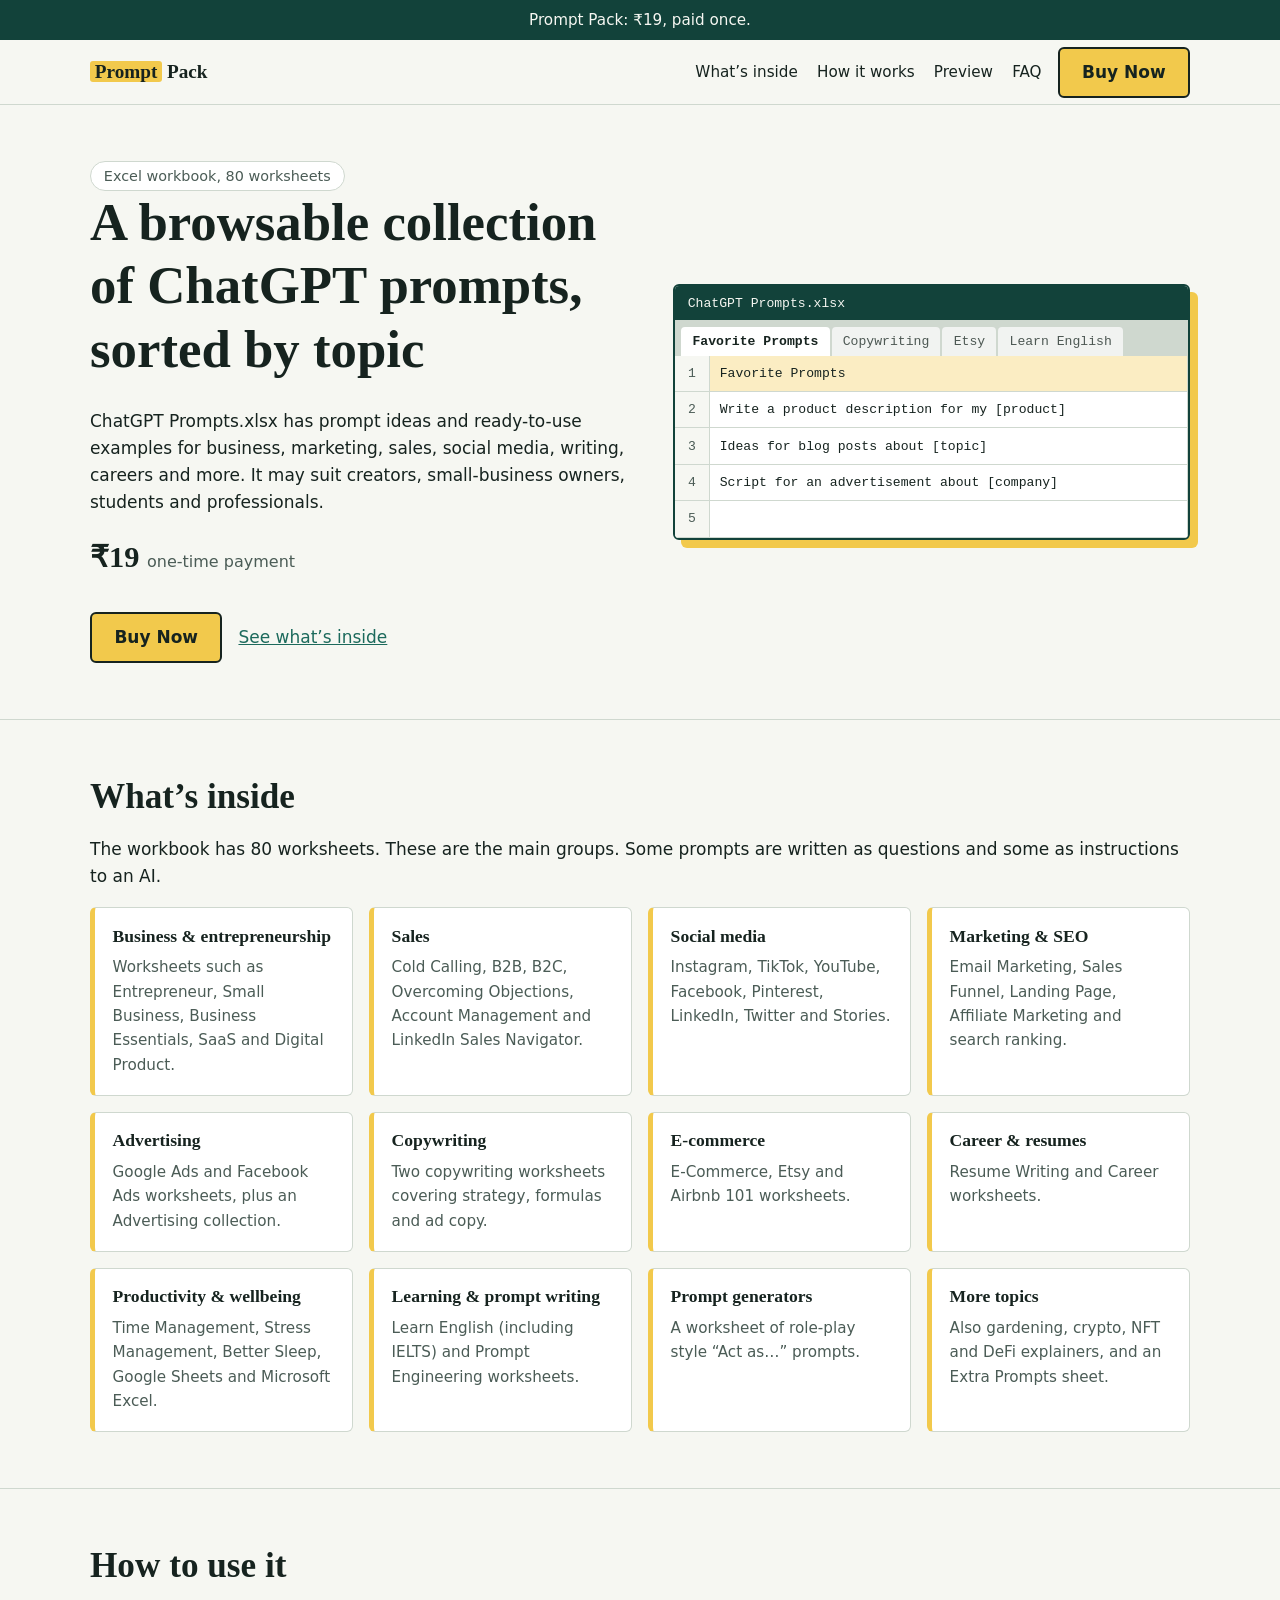
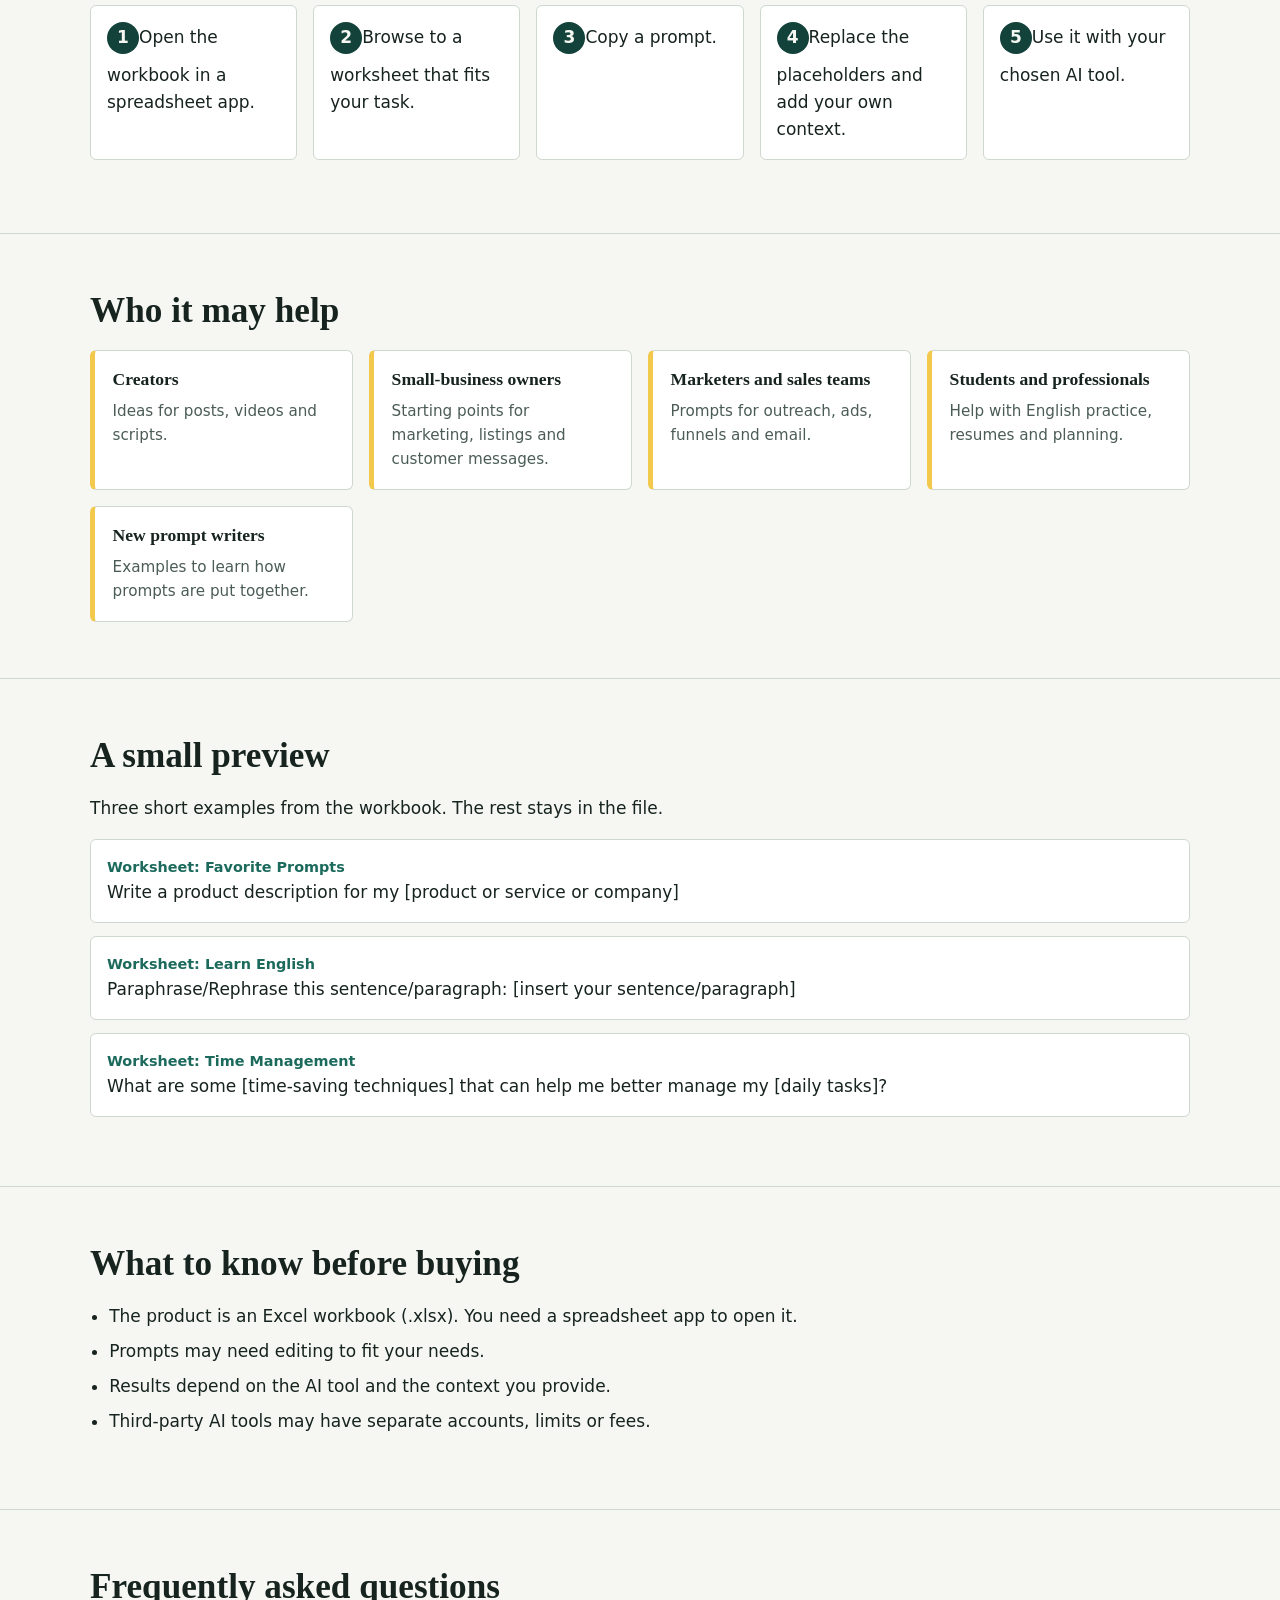
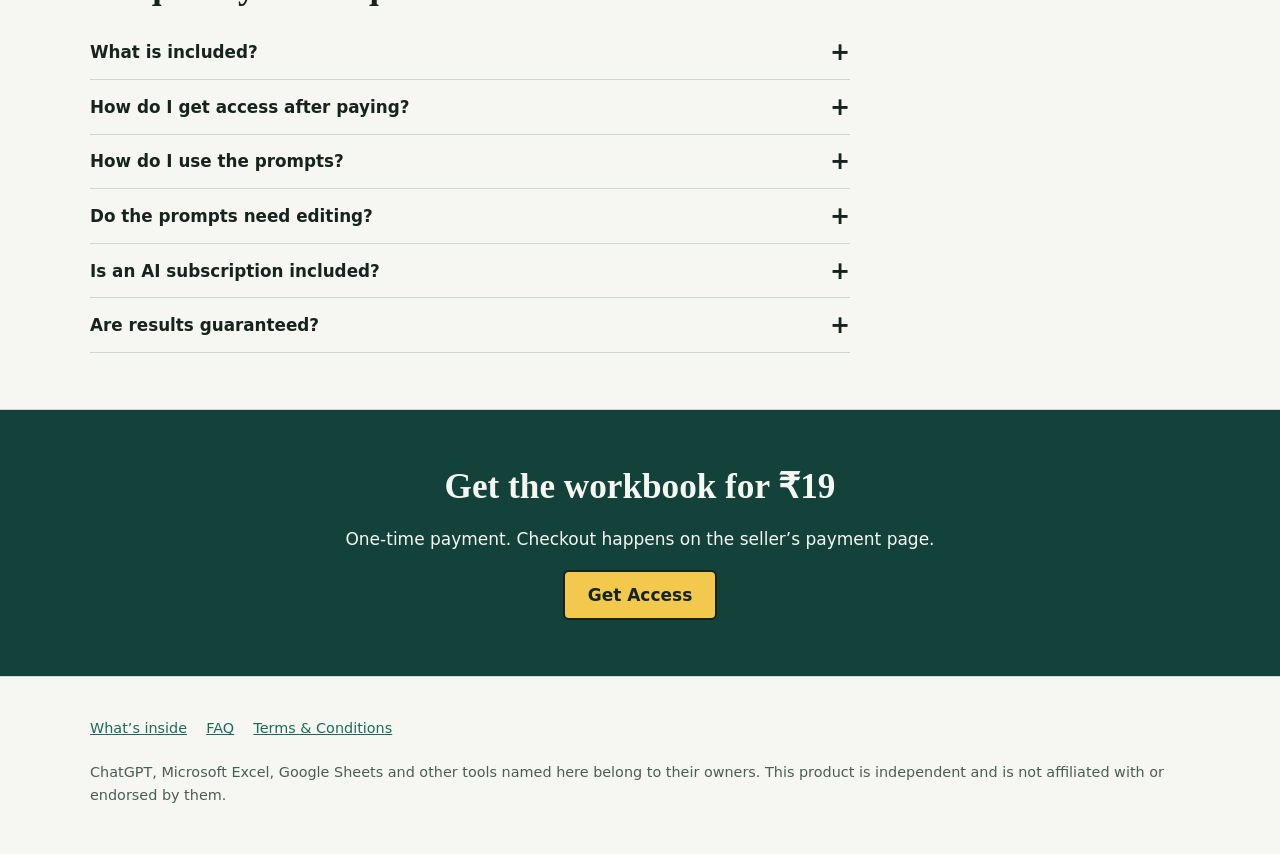
<file: index.html>
<!doctype html><html lang="en"><head><meta charset="utf-8"><meta name="viewport" content="width=device-width,initial-scale=1">
<title>ChatGPT Prompt Pack: Excel workbook of prompts, ₹19</title><meta name="description" content="A browsable Excel workbook with 80 worksheets of ChatGPT prompts across business, marketing, sales, social media, copywriting, career, productivity and more. ₹19, paid once."><link rel="canonical" href="/">
<meta property="og:type" content="website"><meta property="og:title" content="ChatGPT Prompt Pack: Excel workbook of prompts, ₹19"><meta property="og:description" content="A browsable Excel workbook with 80 worksheets of ChatGPT prompts across business, marketing, sales, social media, copywriting, career, productivity and more. ₹19, paid once.">
<meta name="twitter:card" content="summary"><link rel="icon" href="favicon.svg" type="image/svg+xml"><link rel="stylesheet" href="style.css"></head><body><a class="skip" href="#main">Skip to content</a><div class="bar">Prompt Pack: ₹19, paid once.</div>
<header class="top"><div class="wrap nav"><a class="logo" href="index.html"><span>Prompt</span> Pack</a>
<button class="menu" aria-expanded="false" aria-controls="links">Menu</button>
<nav id="links" class="links" aria-label="Main"><a href="index.html#inside">What’s inside</a><a href="index.html#how">How it works</a><a href="index.html#preview">Preview</a><a href="index.html#faq">FAQ</a></nav><a class="btn" href="https://superprofile.bio/vp/chat-gpt-prompt-pack" rel="noopener">Buy Now</a></div></header><main id="main">
<div class="wrap"><div class="hero"><div><span class="eyebrow">Excel workbook, 80 worksheets</span><h1>A browsable collection of ChatGPT prompts, sorted by topic</h1>
<p>ChatGPT Prompts.xlsx has prompt ideas and ready-to-use examples for business, marketing, sales, social media, writing, careers and more. It may suit creators, small-business owners, students and professionals.</p>
<p class="price">₹19 <small>one-time payment</small></p><div class="cta-row"><a class="btn" href="https://superprofile.bio/vp/chat-gpt-prompt-pack" rel="noopener">Buy Now</a><a href="#inside">See what’s inside</a></div></div>
<div class="sheet" role="img" aria-label="Illustration of a workbook with worksheet tabs. It is a mockup, not a screenshot of the file."><div class="t">ChatGPT Prompts.xlsx</div>
<div class="tabs"><span>Favorite Prompts</span><span>Copywriting</span><span>Etsy</span><span>Learn English</span></div>
<div class="grid"><div class="n">1</div><div class="sel">Favorite Prompts</div><div class="n">2</div><div>Write a product description for my [product]</div><div class="n">3</div><div>Ideas for blog posts about [topic]</div><div class="n">4</div><div>Script for an advertisement about [company]</div><div class="n">5</div><div></div></div></div></div></div>
<section id="inside"><div class="wrap"><h2>What’s inside</h2><p>The workbook has 80 worksheets. These are the main groups. Some prompts are written as questions and some as instructions to an AI.</p><div class="cards"><div class="card"><h3>Business & entrepreneurship</h3><p>Worksheets such as Entrepreneur, Small Business, Business Essentials, SaaS and Digital Product.</p></div><div class="card"><h3>Sales</h3><p>Cold Calling, B2B, B2C, Overcoming Objections, Account Management and LinkedIn Sales Navigator.</p></div><div class="card"><h3>Social media</h3><p>Instagram, TikTok, YouTube, Facebook, Pinterest, LinkedIn, Twitter and Stories.</p></div><div class="card"><h3>Marketing & SEO</h3><p>Email Marketing, Sales Funnel, Landing Page, Affiliate Marketing and search ranking.</p></div><div class="card"><h3>Advertising</h3><p>Google Ads and Facebook Ads worksheets, plus an Advertising collection.</p></div><div class="card"><h3>Copywriting</h3><p>Two copywriting worksheets covering strategy, formulas and ad copy.</p></div><div class="card"><h3>E-commerce</h3><p>E-Commerce, Etsy and Airbnb 101 worksheets.</p></div><div class="card"><h3>Career & resumes</h3><p>Resume Writing and Career worksheets.</p></div><div class="card"><h3>Productivity & wellbeing</h3><p>Time Management, Stress Management, Better Sleep, Google Sheets and Microsoft Excel.</p></div><div class="card"><h3>Learning & prompt writing</h3><p>Learn English (including IELTS) and Prompt Engineering worksheets.</p></div><div class="card"><h3>Prompt generators</h3><p>A worksheet of role-play style “Act as…” prompts.</p></div><div class="card"><h3>More topics</h3><p>Also gardening, crypto, NFT and DeFi explainers, and an Extra Prompts sheet.</p></div></div></div></section>
<section id="how"><div class="wrap"><h2>How to use it</h2><ol class="steps"><li>Open the workbook in a spreadsheet app.</li><li>Browse to a worksheet that fits your task.</li><li>Copy a prompt.</li><li>Replace the placeholders and add your own context.</li><li>Use it with your chosen AI tool.</li></ol></div></section>
<section><div class="wrap"><h2>Who it may help</h2><div class="cards"><div class="card"><h3>Creators</h3><p>Ideas for posts, videos and scripts.</p></div><div class="card"><h3>Small-business owners</h3><p>Starting points for marketing, listings and customer messages.</p></div><div class="card"><h3>Marketers and sales teams</h3><p>Prompts for outreach, ads, funnels and email.</p></div><div class="card"><h3>Students and professionals</h3><p>Help with English practice, resumes and planning.</p></div><div class="card"><h3>New prompt writers</h3><p>Examples to learn how prompts are put together.</p></div></div></div></section>
<section id="preview"><div class="wrap"><h2>A small preview</h2><p>Three short examples from the workbook. The rest stays in the file.</p><div class="sample"><b>Worksheet: Favorite Prompts</b><code>Write a product description for my [product or service or company]</code></div><div class="sample"><b>Worksheet: Learn English</b><code>Paraphrase/Rephrase this sentence/paragraph: [insert your sentence/paragraph]</code></div><div class="sample"><b>Worksheet: Time Management</b><code>What are some [time-saving techniques] that can help me better manage my [daily tasks]?</code></div></div></section>
<section><div class="wrap"><h2>What to know before buying</h2><ul class="know"><li>The product is an Excel workbook (.xlsx). You need a spreadsheet app to open it.</li><li>Prompts may need editing to fit your needs.</li><li>Results depend on the AI tool and the context you provide.</li><li>Third-party AI tools may have separate accounts, limits or fees.</li></ul></div></section>
<section id="faq"><div class="wrap"><h2>Frequently asked questions</h2><div class="faq"><h3><button aria-expanded="false" aria-controls="f0" id="b0">What is included?</button></h3><div class="a" id="f0" role="region" aria-labelledby="b0" hidden>One Excel workbook, ChatGPT Prompts.xlsx, with 80 worksheets of prompts and prompt ideas. They are grouped by topic, such as business, marketing, sales, social media, copywriting, e-commerce, career, productivity and learning.</div><h3><button aria-expanded="false" aria-controls="f1" id="b1">How do I get access after paying?</button></h3><div class="a" id="f1" role="region" aria-labelledby="b1" hidden>Delivery and access are handled by the checkout platform. Please see the checkout page for the details.</div><h3><button aria-expanded="false" aria-controls="f2" id="b2">How do I use the prompts?</button></h3><div class="a" id="f2" role="region" aria-labelledby="b2" hidden>Open the workbook, pick a worksheet, copy a prompt, replace the [placeholders] with your own details, and paste it into your chosen AI tool.</div><h3><button aria-expanded="false" aria-controls="f3" id="b3">Do the prompts need editing?</button></h3><div class="a" id="f3" role="region" aria-labelledby="b3" hidden>Often, yes. They are starting points. Add your own context and change the wording to fit your needs.</div><h3><button aria-expanded="false" aria-controls="f4" id="b4">Is an AI subscription included?</button></h3><div class="a" id="f4" role="region" aria-labelledby="b4" hidden>No. The workbook has prompts only. ChatGPT or other AI tools may need their own account, limits or fees.</div><h3><button aria-expanded="false" aria-controls="f5" id="b5">Are results guaranteed?</button></h3><div class="a" id="f5" role="region" aria-labelledby="b5" hidden>No. Results depend on the AI tool, the model, and the context and instructions you give.</div></div></div></section>
<section class="final"><div class="wrap"><h2>Get the workbook for ₹19</h2><p>One-time payment. Checkout happens on the seller’s payment page.</p><a class="btn" href="https://superprofile.bio/vp/chat-gpt-prompt-pack" rel="noopener">Get Access</a></div></section></main><footer><div class="wrap"><nav aria-label="Footer"><a href="index.html#inside">What’s inside</a><a href="index.html#faq">FAQ</a><a href="terms.html">Terms &amp; Conditions</a></nav>
<p>ChatGPT, Microsoft Excel, Google Sheets and other tools named here belong to their owners. This product is independent and is not affiliated with or endorsed by them.</p></div></footer><script src="app.js"></script></body></html>
</file>
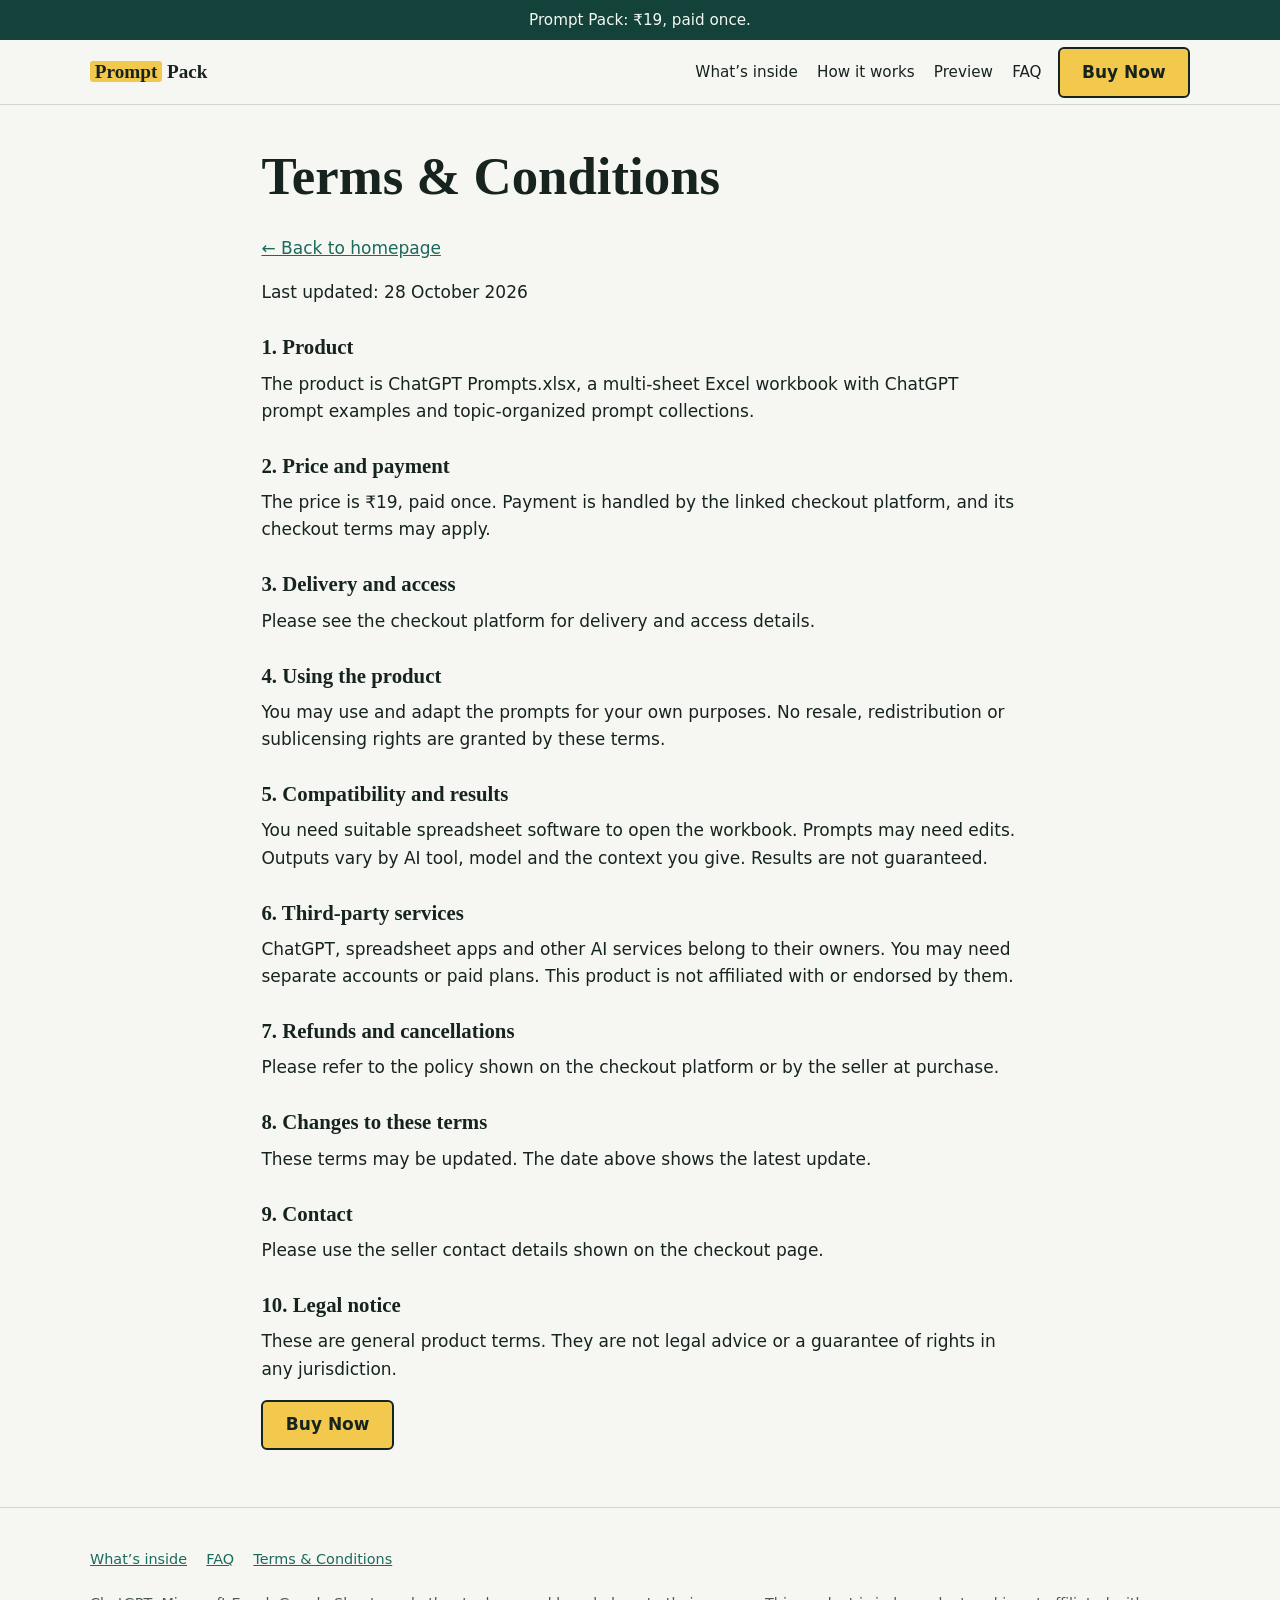
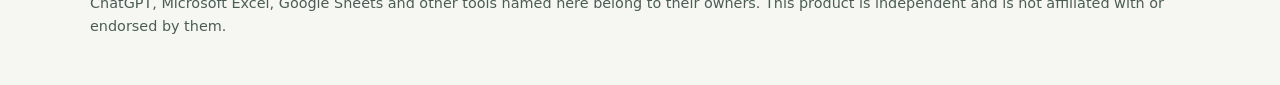
<file: terms.html>
<!doctype html><html lang="en"><head><meta charset="utf-8"><meta name="viewport" content="width=device-width,initial-scale=1">
<title>Terms & Conditions | ChatGPT Prompt Pack</title><meta name="description" content="Terms for the ChatGPT Prompts.xlsx digital workbook."><link rel="canonical" href="/terms.html">
<meta property="og:type" content="website"><meta property="og:title" content="Terms & Conditions | ChatGPT Prompt Pack"><meta property="og:description" content="Terms for the ChatGPT Prompts.xlsx digital workbook.">
<meta name="twitter:card" content="summary"><link rel="icon" href="favicon.svg" type="image/svg+xml"><link rel="stylesheet" href="style.css"></head><body><a class="skip" href="#main">Skip to content</a><div class="bar">Prompt Pack: ₹19, paid once.</div>
<header class="top"><div class="wrap nav"><a class="logo" href="index.html"><span>Prompt</span> Pack</a>
<button class="menu" aria-expanded="false" aria-controls="links">Menu</button>
<nav id="links" class="links" aria-label="Main"><a href="index.html#inside">What’s inside</a><a href="index.html#how">How it works</a><a href="index.html#preview">Preview</a><a href="index.html#faq">FAQ</a></nav><a class="btn" href="https://superprofile.bio/vp/chat-gpt-prompt-pack" rel="noopener">Buy Now</a></div></header><main id="main"><div class="wrap terms"><h1>Terms &amp; Conditions</h1><p><a href="index.html">← Back to homepage</a></p><p>Last updated: 28 October 2026</p>
<h2>1. Product</h2><p>The product is ChatGPT Prompts.xlsx, a multi-sheet Excel workbook with ChatGPT prompt examples and topic-organized prompt collections.</p>
<h2>2. Price and payment</h2><p>The price is ₹19, paid once. Payment is handled by the linked checkout platform, and its checkout terms may apply.</p>
<h2>3. Delivery and access</h2><p>Please see the checkout platform for delivery and access details.</p>
<h2>4. Using the product</h2><p>You may use and adapt the prompts for your own purposes. No resale, redistribution or sublicensing rights are granted by these terms.</p>
<h2>5. Compatibility and results</h2><p>You need suitable spreadsheet software to open the workbook. Prompts may need edits. Outputs vary by AI tool, model and the context you give. Results are not guaranteed.</p>
<h2>6. Third-party services</h2><p>ChatGPT, spreadsheet apps and other AI services belong to their owners. You may need separate accounts or paid plans. This product is not affiliated with or endorsed by them.</p>
<h2>7. Refunds and cancellations</h2><p>Please refer to the policy shown on the checkout platform or by the seller at purchase.</p>
<h2>8. Changes to these terms</h2><p>These terms may be updated. The date above shows the latest update.</p>
<h2>9. Contact</h2><p>Please use the seller contact details shown on the checkout page.</p>
<h2>10. Legal notice</h2><p>These are general product terms. They are not legal advice or a guarantee of rights in any jurisdiction.</p>
<p><a class="btn" href="https://superprofile.bio/vp/chat-gpt-prompt-pack" rel="noopener">Buy Now</a></p></div></main><footer><div class="wrap"><nav aria-label="Footer"><a href="index.html#inside">What’s inside</a><a href="index.html#faq">FAQ</a><a href="terms.html">Terms &amp; Conditions</a></nav>
<p>ChatGPT, Microsoft Excel, Google Sheets and other tools named here belong to their owners. This product is independent and is not affiliated with or endorsed by them.</p></div></footer><script src="app.js"></script></body></html>
</file>
<file: style.css>
:root{--ink:#16231f;--muted:#4b5c56;--paper:#f6f7f2;--card:#fff;--line:#cfd8cf;--teal:#12423a;--teal2:#1c6a5c;--hi:#f2c94c;--r:6px}
@media(prefers-color-scheme:dark){:root{--ink:#e9efe8;--muted:#aebdb6;--paper:#0f1a17;--card:#16251f;--line:#2c4038;--teal:#e9efe8;--teal2:#7fd0bd;--hi:#f2c94c}}
*{box-sizing:border-box}html{scroll-behavior:smooth;scroll-padding-top:72px}
body{margin:0;background:var(--paper);color:var(--ink);font:17px/1.6 system-ui,-apple-system,"Segoe UI",Roboto,sans-serif;overflow-x:hidden}
h1,h2,h3{font-family:"Iowan Old Style",Georgia,serif;line-height:1.2;margin:0 0 .5em}
h1{font-size:clamp(2rem,5.5vw,3.3rem)}h2{font-size:clamp(1.6rem,3.5vw,2.2rem)}h3{font-size:1.1rem}
p{margin:0 0 1em}a{color:var(--teal2)}img,svg{max-width:100%}
.wrap{width:min(1100px,100% - 2rem);margin:0 auto}
section{padding:3.5rem 0;border-top:1px solid var(--line)}
.skip{position:absolute;left:-999px;top:0;background:var(--hi);color:#000;padding:.6rem 1rem;z-index:99}.skip:focus{left:0}
:focus-visible{outline:3px solid var(--teal2);outline-offset:3px}
.bar{background:var(--teal);color:var(--paper);text-align:center;padding:.5rem 1rem;font-size:.95rem}
@media(prefers-color-scheme:dark){.bar{color:#0f1a17}}
header.top{position:sticky;top:0;z-index:20;background:var(--paper);border-bottom:1px solid var(--line)}
.nav{display:flex;align-items:center;gap:1rem;min-height:64px;flex-wrap:wrap}
.logo{font-family:Georgia,serif;font-weight:700;font-size:1.2rem;color:var(--ink);text-decoration:none;margin-right:auto}
.logo span{background:var(--hi);color:#16231f;padding:0 .3rem;border-radius:3px}
.links{display:flex;gap:1.2rem}.links a{color:var(--ink);text-decoration:none;padding:.6rem 0;font-size:.95rem}.links a:hover{text-decoration:underline}
.menu{display:none;min-height:44px;min-width:44px;background:none;border:1px solid var(--line);border-radius:var(--r);color:var(--ink);font:inherit;padding:0 .8rem}
.btn{display:inline-flex;align-items:center;justify-content:center;min-height:48px;padding:.6rem 1.4rem;border-radius:var(--r);background:var(--hi);color:#16231f;font-weight:700;text-decoration:none;border:2px solid #16231f}
.btn:hover{background:#ffd95f}
.hero{display:grid;grid-template-columns:1.05fr 1fr;gap:2.5rem;align-items:center;padding:3.5rem 0;border:0}
.eyebrow{display:inline-block;background:var(--card);border:1px solid var(--line);border-radius:99px;padding:.15rem .8rem;font-size:.9rem;color:var(--muted)}
.price{font-size:1.9rem;font-weight:700;font-family:Georgia,serif}.price small{font-size:1rem;font-weight:400;color:var(--muted);font-family:system-ui}
.cta-row{display:flex;gap:1rem;align-items:center;flex-wrap:wrap}
.sheet{background:var(--card);border:2px solid var(--teal);border-radius:var(--r);box-shadow:8px 8px 0 var(--hi);overflow:hidden;font-family:ui-monospace,Menlo,Consolas,monospace;font-size:.82rem}
.sheet .t{background:var(--teal);color:var(--paper);padding:.4rem .8rem}@media(prefers-color-scheme:dark){.sheet .t{color:#0f1a17}}
.tabs{display:flex;gap:2px;padding:.4rem .4rem 0;background:var(--line);overflow:hidden}.tabs span{background:var(--card);padding:.25rem .7rem;border-radius:4px 4px 0 0;white-space:nowrap;opacity:.7}.tabs span:first-child{opacity:1;font-weight:700}
.grid{display:grid;grid-template-columns:2.2rem 1fr}.grid div{border-bottom:1px solid var(--line);border-right:1px solid var(--line);padding:.45rem .6rem;min-height:2.2rem;overflow:hidden;text-overflow:ellipsis;white-space:nowrap}
.grid .n{background:var(--paper);color:var(--muted);text-align:center;padding:.45rem 0}.grid .sel{background:#f2c94c55}
.cards{display:grid;grid-template-columns:repeat(auto-fit,minmax(240px,1fr));gap:1rem}
.card{background:var(--card);border:1px solid var(--line);border-left:5px solid var(--hi);border-radius:var(--r);padding:1.1rem}
.card p{color:var(--muted);font-size:.95rem;margin:0}
.steps{counter-reset:s;list-style:none;padding:0;display:grid;grid-template-columns:repeat(auto-fit,minmax(190px,1fr));gap:1rem}
.steps li{counter-increment:s;background:var(--card);border:1px solid var(--line);border-radius:var(--r);padding:1rem}
.steps li::before{content:counter(s);display:inline-grid;place-items:center;width:2rem;height:2rem;background:var(--teal);color:var(--paper);border-radius:50%;font-weight:700;margin-bottom:.5rem}
@media(prefers-color-scheme:dark){.steps li::before{color:#0f1a17}}
.sample{background:var(--card);border:1px solid var(--line);border-radius:var(--r);padding:1rem;margin:0 0 .8rem}.sample b{display:block;color:var(--teal2);font-size:.9rem}
.sample code{font:inherit;overflow-wrap:anywhere}
ul.know{padding-left:1.2rem;max-width:70ch}ul.know li{margin-bottom:.5rem}
.faq{max-width:760px}.faq h3{margin:0;border-bottom:1px solid var(--line)}
.faq button{all:unset;box-sizing:border-box;display:flex;justify-content:space-between;gap:1rem;width:100%;min-height:48px;padding:.8rem 0;cursor:pointer;font:600 1.05rem system-ui;align-items:center}
.faq button:focus-visible{outline:3px solid var(--teal2)}
.faq button::after{content:"+";font-size:1.5rem}.faq button[aria-expanded=true]::after{content:"\2212"}
.faq .a{padding:.8rem 0 .2rem;color:var(--muted)}
.final{text-align:center;background:var(--teal);color:var(--paper)}@media(prefers-color-scheme:dark){.final{color:#0f1a17}}
footer{padding:2rem 0;border-top:1px solid var(--line);font-size:.9rem;color:var(--muted)}
footer nav{display:flex;gap:1.2rem;flex-wrap:wrap;margin-bottom:.8rem}footer a{padding:.5rem 0}
.terms{max-width:70ch;padding:2.5rem 0}.terms h2{font-size:1.3rem;margin-top:1.8rem}
@media(max-width:820px){.hero{grid-template-columns:1fr}.menu{display:block}
.links{display:none;flex-basis:100%;flex-direction:column;gap:0;padding-bottom:.6rem}.links.open{display:flex}.links a{padding:.8rem 0;border-top:1px solid var(--line)}
.nav .btn{min-height:44px;padding:.4rem 1rem}}
@media(prefers-reduced-motion:reduce){html{scroll-behavior:auto}*{transition:none!important;animation:none!important}}
</file>
